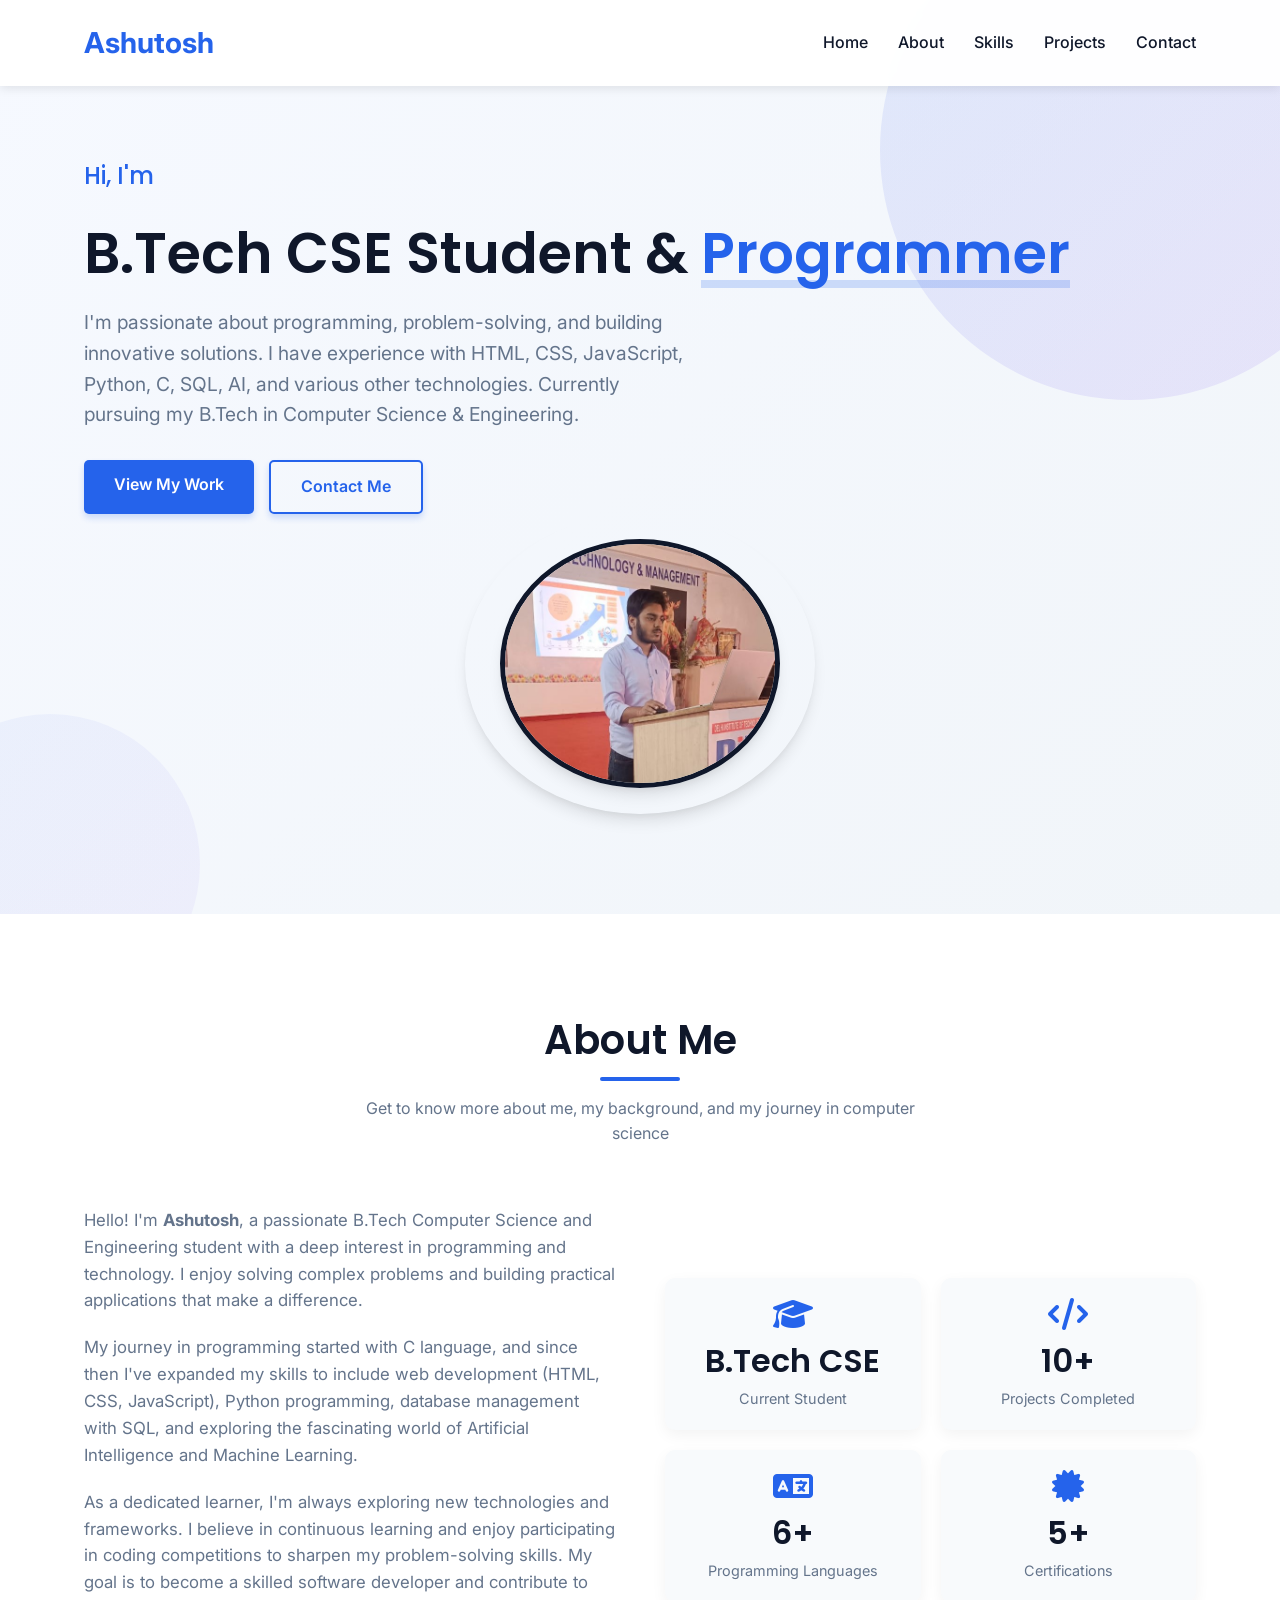
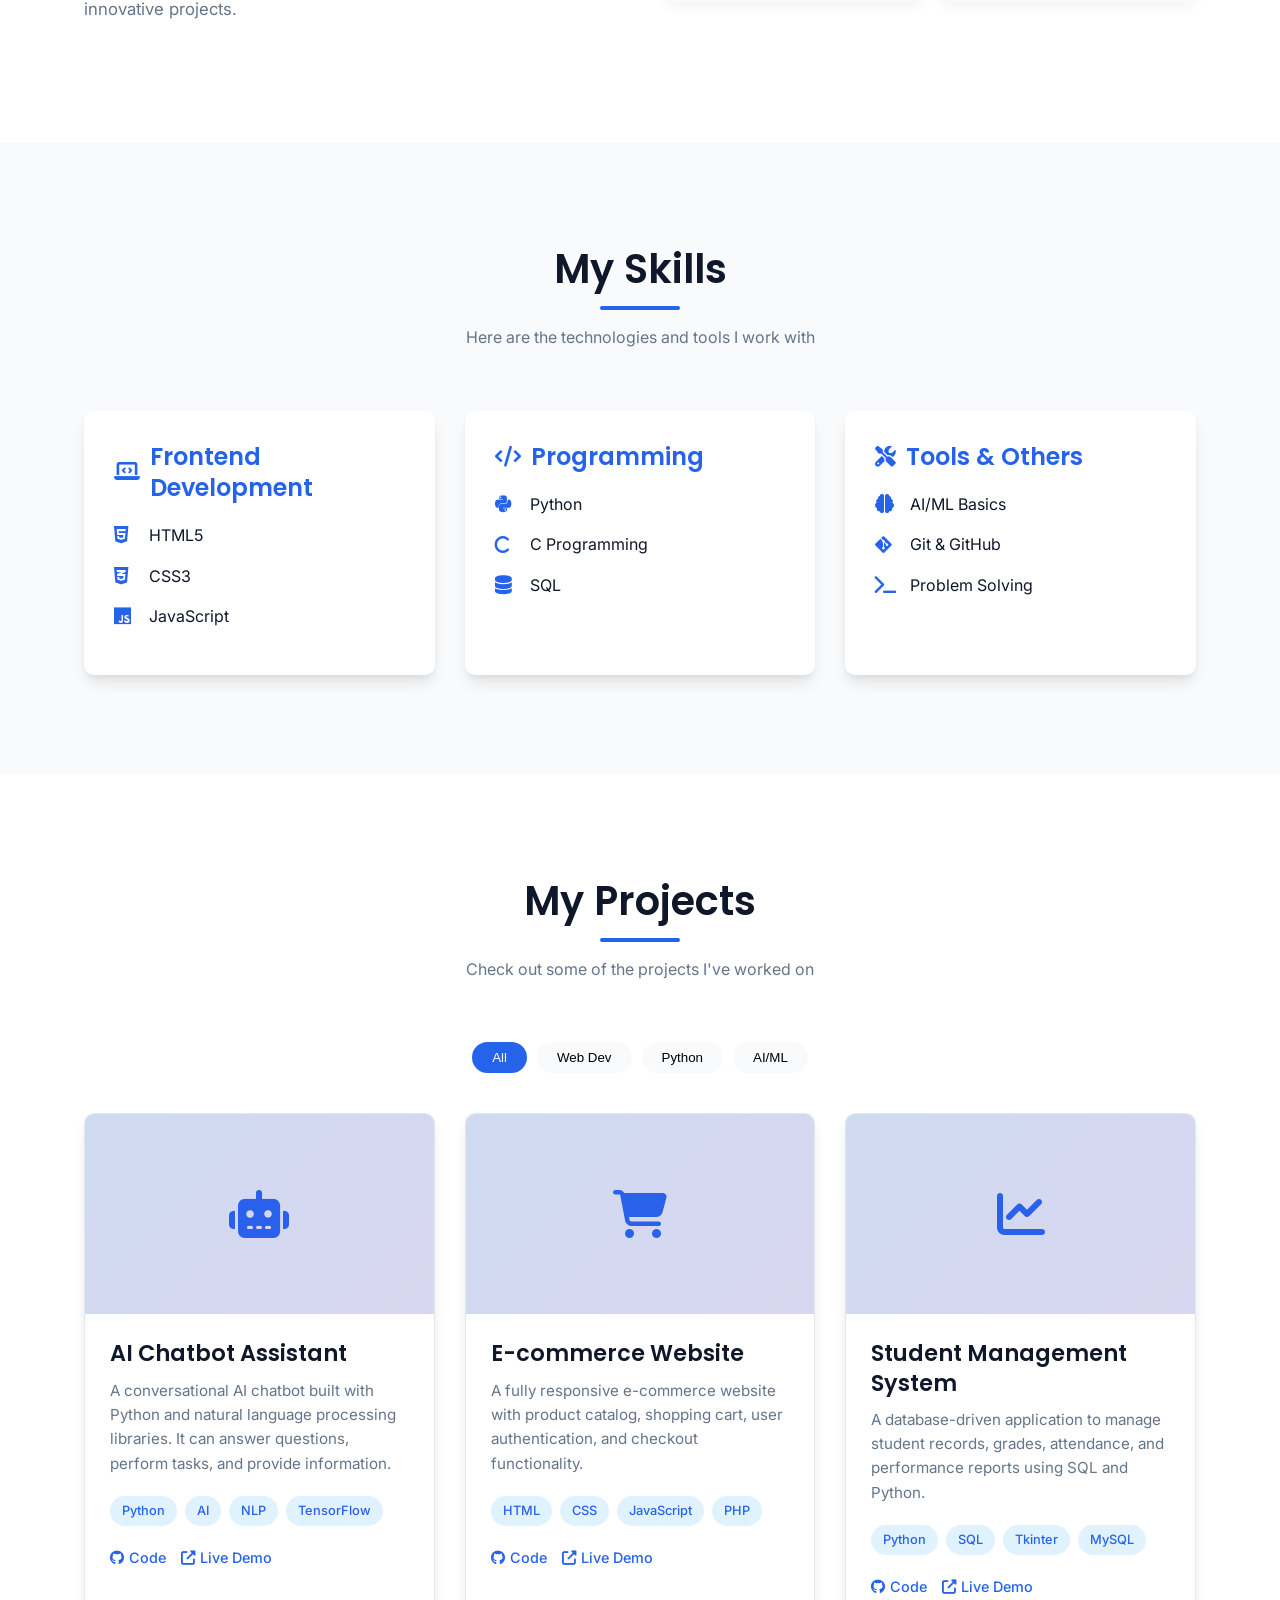
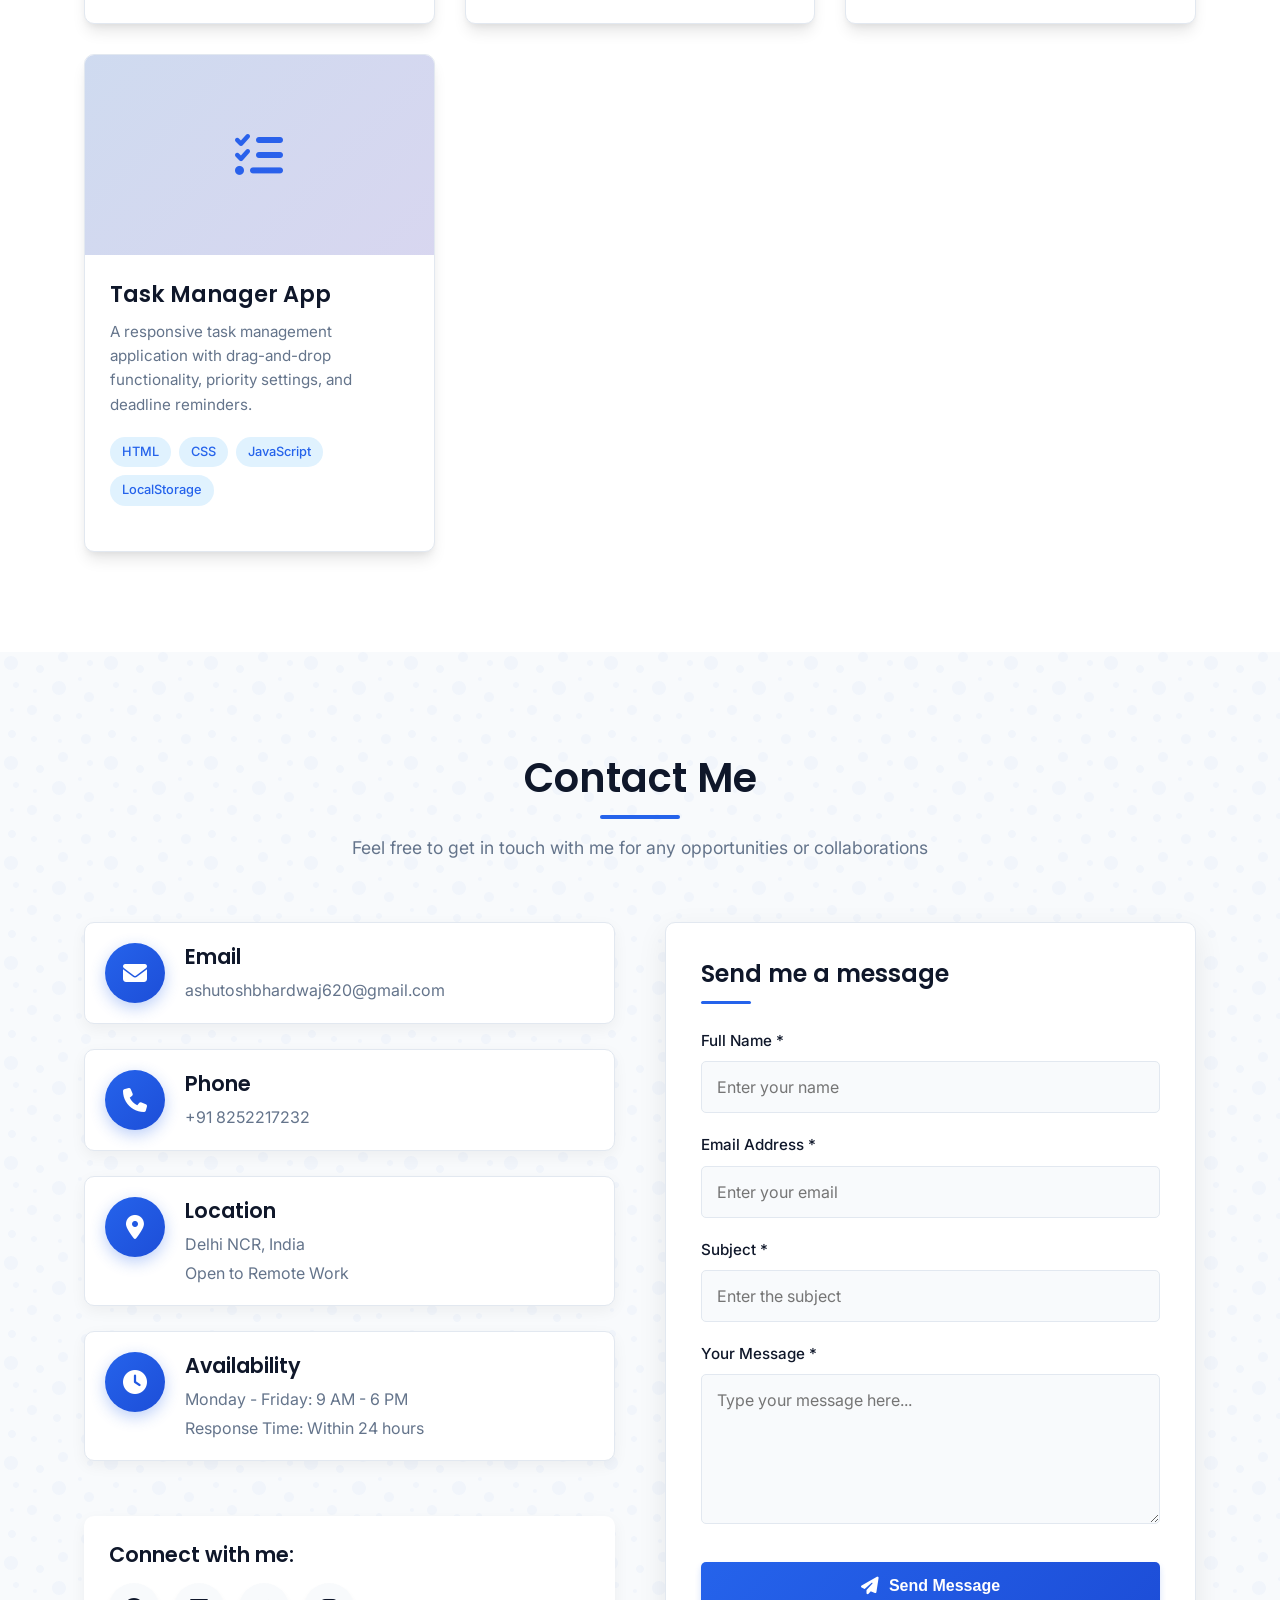
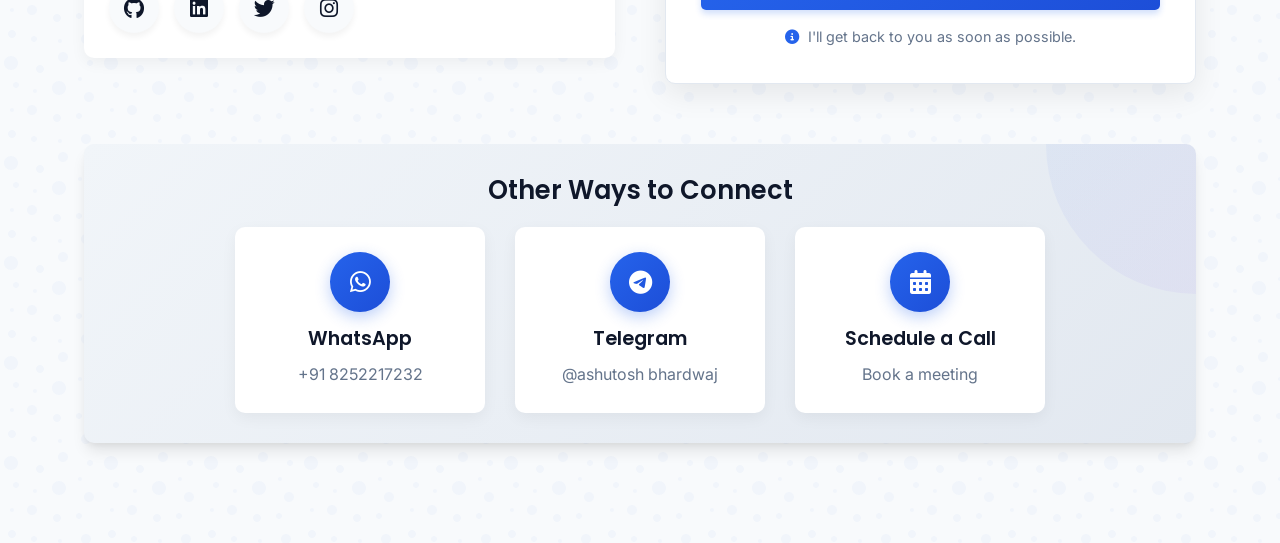
<file: index.html>
<!DOCTYPE html>
<html lang="en">
<head>
    <meta charset="UTF-8">
    <meta name="viewport" content="width=device-width, initial-scale=1.0">
    <title>Ashutosh | B.Tech CSE Student & Programmer</title>
    <link rel="stylesheet" href="https://cdnjs.cloudflare.com/ajax/libs/font-awesome/6.4.0/css/all.min.css">
    <link rel="preconnect" href="https://fonts.googleapis.com">
    <link rel="preconnect" href="https://fonts.gstatic.com" crossorigin>
    <link href="https://fonts.googleapis.com/css2?family=Poppins:wght@300;400;500;600;700&family=Inter:wght@300;400;500;600&display=swap" rel="stylesheet">
    <link rel="stylesheet" href="style.css">
    <link rel="Image" href="ashu-img.jpeg">
    <style>
       
    </style>
</head>
<body>
    <!-- Header & Navigation -->
    <header id="header">
        <div class="container">
            <nav>
                <a href="#home" class="logo">
                 Ashutosh<span></span>
                </a>
                <button class="mobile-menu-btn">
                    <i class="fas fa-bars"></i>
                </button>
                <ul class="nav-links">
                    <li><a href="#home">Home</a></li>
                    <li><a href="#about">About</a></li>
                    <li><a href="#skills">Skills</a></li>
                    <li><a href="#projects">Projects</a></li>
                    <li><a href="#contact">Contact</a></li>
                </ul>
            </nav>
        </div>
    </header>

    <!-- Hero Section -->
    <section id="home" class="hero">
        <div class="container">
            <div class="hero-content">
                <h3 class="typing-text">Hi, I'm <span id="typing"></span></h3>
                <h1>B.Tech CSE Student & <span>Programmer</span></h1>
                <p>I'm passionate about programming, problem-solving, and building innovative solutions. I have experience with HTML, CSS, JavaScript, Python, C, SQL, AI, and various other technologies. Currently pursuing my B.Tech in Computer Science & Engineering.</p>
                <div class="hero-btns">
                    <a href="#projects" class="btn">View My Work</a>
                    <a href="#contact" class="btn btn-outline">Contact Me</a>
                </div>
            </div>
            <div class="hero-image">
                <!-- Profile Image Placeholder -->
                <div style="background: linear-gradient(deg, var(--primary-color), var(--secondary-color)); width: 350px; height: 300px; border-radius: 50%; display: flex; align-items: center; justify-content: center; margin: 0 auto; box-shadow: var(--shadow);">
                    <img src="ashu-img.jpeg" alt="">
                    
                </div>
            </div>
        </div>
    </section>

    <!-- About Section -->
    <section id="about" class="about">
        <div class="container">
            <div class="section-title">
                <h2>About Me</h2>
                <p>Get to know more about me, my background, and my journey in computer science</p>
            </div>
            <div class="about-content">
                <div class="about-text">
                    <p>Hello! I'm <strong>Ashutosh</strong>, a passionate B.Tech Computer Science and Engineering student with a deep interest in programming and technology. I enjoy solving complex problems and building practical applications that make a difference.</p>
                    <p>My journey in programming started with C language, and since then I've expanded my skills to include web development (HTML, CSS, JavaScript), Python programming, database management with SQL, and exploring the fascinating world of Artificial Intelligence and Machine Learning.</p>
                    <p>As a dedicated learner, I'm always exploring new technologies and frameworks. I believe in continuous learning and enjoy participating in coding competitions to sharpen my problem-solving skills. My goal is to become a skilled software developer and contribute to innovative projects.</p>
                </div>
                <div class="about-stats">
                    <div class="stat-item">
                        <i class="fas fa-graduation-cap"></i>
                        <h3>B.Tech CSE</h3>
                        <p>Current Student</p>
                    </div>
                    <div class="stat-item">
                        <i class="fas fa-code"></i>
                        <h3>10+</h3>
                        <p>Projects Completed</p>
                    </div>
                    <div class="stat-item">
                        <i class="fas fa-language"></i>
                        <h3>6+</h3>
                        <p>Programming Languages</p>
                    </div>
                    <div class="stat-item">
                        <i class="fas fa-certificate"></i>
                        <h3>5+</h3>
                        <p>Certifications</p>
                    </div>
                </div>
            </div>
        </div>
    </section>

    <!-- Skills Section -->
    <section id="skills" class="skills">
        <div class="container">
            <div class="section-title">
                <h2>My Skills</h2>
                <p>Here are the technologies and tools I work with</p>
            </div>
            <div class="skills-container">
                <div class="skill-category">
                    <h3><i class="fas fa-laptop-code"></i> Frontend Development</h3>
                    <ul class="skill-list">
                        <li>
                            <div class="skill-name">
                                <i class="fab fa-html5"></i>
                                <span>HTML5</span>
                            </div>
                            <div class="skill-bar">
                                <div class="skill-level html-level"></div>
                            </div>
                        </li>
                        <li>
                            <div class="skill-name">
                                <i class="fab fa-css3-alt"></i>
                                <span>CSS3</span>
                            </div>
                            <div class="skill-bar">
                                <div class="skill-level css-level"></div>
                            </div>
                        </li>
                        <li>
                            <div class="skill-name">
                                <i class="fab fa-js"></i>
                                <span>JavaScript</span>
                            </div>
                            <div class="skill-bar">
                                <div class="skill-level js-level"></div>
                            </div>
                        </li>
                    </ul>
                </div>
                <div class="skill-category">
                    <h3><i class="fas fa-code"></i> Programming</h3>
                    <ul class="skill-list">
                        <li>
                            <div class="skill-name">
                                <i class="fab fa-python"></i>
                                <span>Python</span>
                            </div>
                            <div class="skill-bar">
                                <div class="skill-level python-level"></div>
                            </div>
                        </li>
                        <li>
                            <div class="skill-name">
                                <i class="fas fa-c"></i>
                                <span>C Programming</span>
                            </div>
                            <div class="skill-bar">
                                <div class="skill-level c-level"></div>
                            </div>
                        </li>
                        <li>
                            <div class="skill-name">
                                <i class="fas fa-database"></i>
                                <span>SQL</span>
                            </div>
                            <div class="skill-bar">
                                <div class="skill-level sql-level"></div>
                            </div>
                        </li>
                    </ul>
                </div>
                <div class="skill-category">
                    <h3><i class="fas fa-tools"></i> Tools & Others</h3>
                    <ul class="skill-list">
                        <li>
                            <div class="skill-name">
                                <i class="fas fa-brain"></i>
                                <span>AI/ML Basics</span>
                            </div>
                            <div class="skill-bar">
                                <div class="skill-level ai-level"></div>
                            </div>
                        </li>
                        <li>
                            <div class="skill-name">
                                <i class="fab fa-git-alt"></i>
                                <span>Git & GitHub</span>
                            </div>
                            <div class="skill-bar">
                                <div class="skill-level git-level"></div>
                            </div>
                        </li>
                        <li>
                            <div class="skill-name">
                                <i class="fas fa-terminal"></i>
                                <span>Problem Solving</span>
                            </div>
                            <div class="skill-bar">
                                <div class="skill-level" style="width: 85%"></div>
                            </div>
                        </li>
                    </ul>
                </div>
            </div>
        </div>
    </section>

    <!-- Projects Section -->
    <section id="projects" class="projects">
        <div class="container">
            <div class="section-title">
                <h2>My Projects</h2>
                <p>Check out some of the projects I've worked on</p>
            </div>
            <div class="projects-filter">
                <button class="filter-btn active" data-filter="all">All</button>
                <button class="filter-btn" data-filter="web">Web Dev</button>
                <button class="filter-btn" data-filter="python">Python</button>
                <button class="filter-btn" data-filter="ai">AI/ML</button>
            </div>
            <div class="projects-grid">
                <div class="project-card" data-category="ai">
                    <div class="project-image">
                        <i class="fas fa-robot"></i>
                    </div>
                    <div class="project-info">
                        <h3>AI Chatbot Assistant</h3>
                        <p>A conversational AI chatbot built with Python and natural language processing libraries. It can answer questions, perform tasks, and provide information.</p>
                        <div class="project-tags">
                            <span>Python</span>
                            <span>AI</span>
                            <span>NLP</span>
                            <span>TensorFlow</span>
                        </div>
                        <div class="project-links">
                            <a href="#"><i class="fab fa-github"></i> Code</a>
                            <a href="#"><i class="fas fa-external-link-alt"></i> Live Demo</a>
                        </div>
                    </div>
                </div>
                <div class="project-card" data-category="web">
                    <div class="project-image">
                        <i class="fas fa-shopping-cart"></i>
                    </div>
                    <div class="project-info">
                        <h3>E-commerce Website</h3>
                        <p>A fully responsive e-commerce website with product catalog, shopping cart, user authentication, and checkout functionality.</p>
                        <div class="project-tags">
                            <span>HTML</span>
                            <span>CSS</span>
                            <span>JavaScript</span>
                            <span>PHP</span>
                        </div>
                        <div class="project-links">
                            <a href="#"><i class="fab fa-github"></i> Code</a>
                            <a href="#"><i class="fas fa-external-link-alt"></i> Live Demo</a>
                        </div>
                    </div>
                </div>
                <div class="project-card" data-category="python">
                    <div class="project-image">
                        <i class="fas fa-chart-line"></i>
                    </div>
                    <div class="project-info">
                        <h3>Student Management System</h3>
                        <p>A database-driven application to manage student records, grades, attendance, and performance reports using SQL and Python.</p>
                        <div class="project-tags">
                            <span>Python</span>
                            <span>SQL</span>
                            <span>Tkinter</span>
                            <span>MySQL</span>
                        </div>
                        <div class="project-links">
                            <a href="#"><i class="fab fa-github"></i> Code</a>
                            <a href="#"><i class="fas fa-external-link-alt"></i> Live Demo</a>
                        </div>
                    </div>
                </div>
                <div class="project-card" data-category="web">
                    <div class="project-image">
                        <i class="fas fa-tasks"></i>
                    </div>
                    <div class="project-info">
                        <h3>Task Manager App</h3>
                        <p>A responsive task management application with drag-and-drop functionality, priority settings, and deadline reminders.</p>
                        <div class="project-tags">
                            <span>HTML</span>
                            <span>CSS</span>
                            <span>JavaScript</span>
                            <span>LocalStorage</span></section>
                            <!-- ===== CONTACT SECTION ===== -->
<section id="contact" class="contact">
    <div class="container">
        <div class="section-title">
            <h2>Contact Me</h2>
            <p>Feel free to get in touch with me for any opportunities or collaborations</p>
        </div>
        
        <div class="contact-container">
            <!-- Contact Information -->
            <div class="contact-info">
                <div class="contact-item">
                    <div class="contact-icon">
                        <i class="fas fa-envelope"></i>
                    </div>
                    <div class="contact-details">
                        <h3>Email</h3>
                        <p>ashutoshbhardwaj620@gmail.com</p>
                    </div>
                </div>
                
                <div class="contact-item">
                    <div class="contact-icon">
                        <i class="fas fa-phone"></i>
                    </div>
                    <div class="contact-details">
                        <h3>Phone</h3>
                        <p>+91 8252217232</p>
                    </div>
                </div>
                
                <div class="contact-item">
                    <div class="contact-icon">
                        <i class="fas fa-map-marker-alt"></i>
                    </div>
                    <div class="contact-details">
                        <h3>Location</h3>
                        <p>Delhi NCR, India</p>
                        <p>Open to Remote Work</p>
                    </div>
                </div>
                
                <div class="contact-item">
                    <div class="contact-icon">
                        <i class="fas fa-clock"></i>
                    </div>
                    <div class="contact-details">
                        <h3>Availability</h3>
                        <p>Monday - Friday: 9 AM - 6 PM</p>
                        <p>Response Time: Within 24 hours</p>
                    </div>
                </div>
                
                <!-- Social Media Links -->
                <div class="social-contact">
                    <h3 style="margin-bottom: 15px; color: var(--dark-color);">Connect with me:</h3>
                    <div class="social-links">
                        <a href="https://github.com/ashutosh11-lgtm/ashchat" target="_blank" title="GitHub">
                            <i class="fab fa-github"></i>
                        </a>
                        <a href="https://www.linkedin.com/in/ãshûtøsh-bhãrdwãj-863779301?utm_source=share_via&utm_content=profile&utm_medium=member_android" target="_blank" title="LinkedIn">
                            <i class="fab fa-linkedin"></i>
                        </a>
                        <a href="https://x.com/bhardwaj620" target="_blank" title="Twitter">
                            <i class="fab fa-twitter"></i>
                        </a>
                        <a href="https://www.instagram.com/ll__ashu_.ll?igsh=MWxlZjRtaHY3a2R3ZQ==" target="_blank" title="Instagram">
                            <i class="fab fa-instagram"></i>
                        </a>
                        
                    </div>
                </div>
            </div>
            
            <!-- Contact Form -->
            <div class="contact-form">
                <h3 style="margin-bottom: 25px; color: var(--dark-color);">Send me a message</h3>
                <form id="contactForm">
                    <div class="form-group">
                        <label for="name">Full Name *</label>
                        <input type="text" id="name" name="name" placeholder="Enter your name" required>
                    </div>
                    
                    <div class="form-group">
                        <label for="email">Email Address *</label>
                        <input type="email" id="email" name="email" placeholder="Enter your email" required>
                    </div>
                    
                    <div class="form-group">
                        <label for="subject">Subject *</label>
                        <input type="text" id="subject" name="subject" placeholder="Enter the subject" required>
                    </div>
                    
                    <div class="form-group">
                        <label for="message">Your Message *</label>
                        <textarea id="message" name="message" placeholder="Type your message here..." required></textarea>
                    </div>
                    
                    <button type="submit" class="btn" style="width: 100%;">
                        <i class="fas fa-paper-plane"></i> Send Message
                    </button>
                    
                    <p style="margin-top: 15px; color: var(--gray-color); font-size: 0.9rem;">
                        <i class="fas fa-info-circle"></i> I'll get back to you as soon as possible.
                    </p>
                </form>
            </div>
        </div>
        
        <!-- Additional Contact Info -->
        <div class="additional-contact" style="margin-top: 60px; padding: 30px; background-color: white; border-radius: 10px; box-shadow: var(--shadow);">
            <div style="text-align: center;">
                <h3 style="color: var(--dark-color); margin-bottom: 20px;">Other Ways to Connect</h3>
                <div style="display: flex; justify-content: center; flex-wrap: wrap; gap: 30px;">
                    <div style="text-align: center;">
                        <div style="width: 60px; height: 60px; background-color: var(--primary-color); color: white; border-radius: 50%; display: flex; align-items: center; justify-content: center; font-size: 1.5rem; margin: 0 auto 15px;">
                            <i class="fab fa-whatsapp"></i>
                        </div>
                        <h4>WhatsApp</h4>
                        <p style="color: var(--gray-color);">+91 8252217232</p>
                    </div>
                    
                    <div style="text-align: center;">
                        <div style="width: 60px; height: 60px; background-color: var(--primary-color); color: white; border-radius: 50%; display: flex; align-items: center; justify-content: center; font-size: 1.5rem; margin: 0 auto 15px;">
                            <i class="fab fa-telegram"></i>
                        </div>
                        <h4>Telegram</h4>
                        <p style="color: var(--gray-color);">@ashutosh bhardwaj</p>
                    </div>
                    
                    <div style="text-align: center;">
                        <div style="width: 60px; height: 60px; background-color: var(--primary-color); color: white; border-radius: 50%; display: flex; align-items: center; justify-content: center; font-size: 1.5rem; margin: 0 auto 15px;">
                            <i class="fas fa-calendar-alt"></i>
                        </div>
                        <h4>Schedule a Call</h4>
                        <p style="color: var(--gray-color);">Book a meeting</p>
                    </div>
                </div>
            </div>
        </div>
    </div>
</section>
</file>
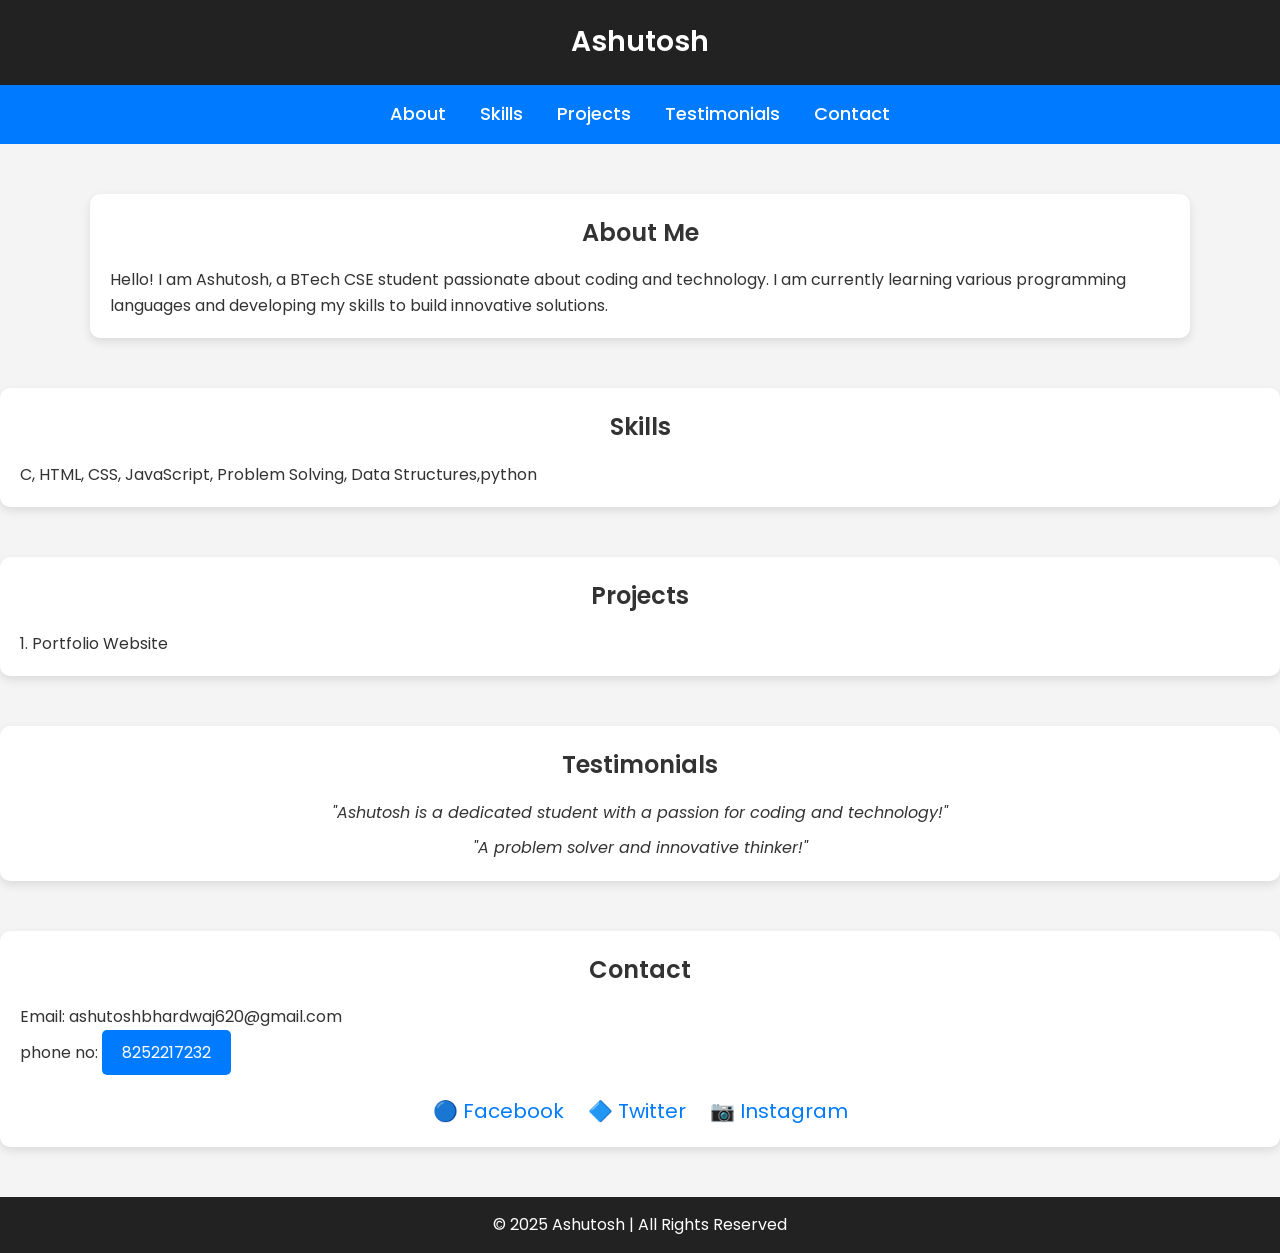
<file: me.html>
<!DOCTYPE html>
<html lang="en">
<head>
    <meta charset="UTF-8">
    <meta name="viewport" content="width=device-width, initial-scale=1.0">
    <title>Ashutosh | Portfolio</title>
    <link rel="preconnect" href="https://fonts.googleapis.com">
    <link href="https://fonts.googleapis.com/css2?family=Poppins:wght@300;400;600&display=swap" rel="stylesheet">
    <style>
        * {
            margin: 0;
            padding: 0;
            box-sizing: border-box;
            font-family: 'Poppins', sans-serif;
        }
        body {
            background-color: #f4f4f4;
            color: #333;
            line-height: 1.6;
        }
        header {
            background-color: #222;
            color: white;
            padding: 20px;
            text-align: center;
            font-size: 28px;
            font-weight: 600;
        }
        nav {
            background: #007BFF;
            padding: 15px;
            text-align: center;
        }
        nav a {
            color: white;
            text-decoration: none;
            margin: 0 15px;
            font-size: 18px;
            font-weight: 500;
        }
        .container {
            max-width: 1100px;
            margin: 50px auto;
            padding: 20px;
            background: white;
            border-radius: 10px;
            box-shadow: 0 4px 10px rgba(0, 0, 0, 0.1);
        }
        .section-title {
            font-size: 24px;
            font-weight: 600;
            text-align: center;
            margin-bottom: 15px;
        }
        .about, .skills, .projects, .contact, .testimonials {
            margin: 50px auto;
            padding: 20px;
            background: white;
            border-radius: 10px;
            box-shadow: 0 4px 10px rgba(0, 0, 0, 0.1);
        }
        .btn {
            display: inline-block;
            padding: 10px 20px;
            background: #007BFF;
            color: white;
            text-decoration: none;
            border-radius: 5px;
            transition: background 0.3s;
            text-align: center;
        }
        .btn:hover {
            background: #0056b3;
        }
        .testimonials p {
            font-style: italic;
            text-align: center;
            margin-top: 10px;
        }
        .social-icons {
            text-align: center;
            margin-top: 20px;
        }
        .social-icons a {
            margin: 0 10px;
            font-size: 20px;
            color: #007BFF;
            text-decoration: none;
        }
        footer {
            background: #222;
            color: white;
            text-align: center;
            padding: 15px;
            margin-top: 20px;
        }
    </style>
</head>
<body>
    <header>
        Ashutosh
    </header>
    <nav>
        <a href="#about">About</a>
        <a href="#skills">Skills</a>
        <a href="#projects">Projects</a>
        <a href="#testimonials">Testimonials</a>
        <a href="#contact">Contact</a>
    </nav>
    
    <div class="container" id="about">
        <h2 class="section-title">About Me</h2>
        <p>Hello! I am Ashutosh, a BTech CSE student passionate about coding and technology. I am currently learning various programming languages and developing my skills to build innovative solutions.</p>
    </div>
    
    <div class="skills" id="skills">
        <h2 class="section-title">Skills</h2>
        <p>C, HTML, CSS, JavaScript, Problem Solving, Data Structures,python</p>
    </div>
    
    <div class="projects" id="projects">
        <h2 class="section-title">Projects</h2>
        <p>1. Portfolio Website<br>
    </div>
    
    <div class="testimonials" id="testimonials">
        <h2 class="section-title">Testimonials</h2>
        <p>"Ashutosh is a dedicated student with a passion for coding and technology!"</p>
        <p>"A problem solver and innovative thinker!"</p>
    </div>
    
    <div class="contact" id="contact">
        <h2 class="section-title">Contact</h2>
        <p>Email: ashutoshbhardwaj620@gmail.com</p>
        <p>phone no: <a href="#" class="btn">8252217232</a></p>
        <div class="social-icons">
            <a href="#">🔵 Facebook</a>
            <a href="#">🔷 Twitter</a>
            <a href="#">📷 Instagram</a>
        </div>
    </div>
    
    <footer>
        &copy; 2025 Ashutosh | All Rights Reserved
    </footer>
</body>
</html>
</file>
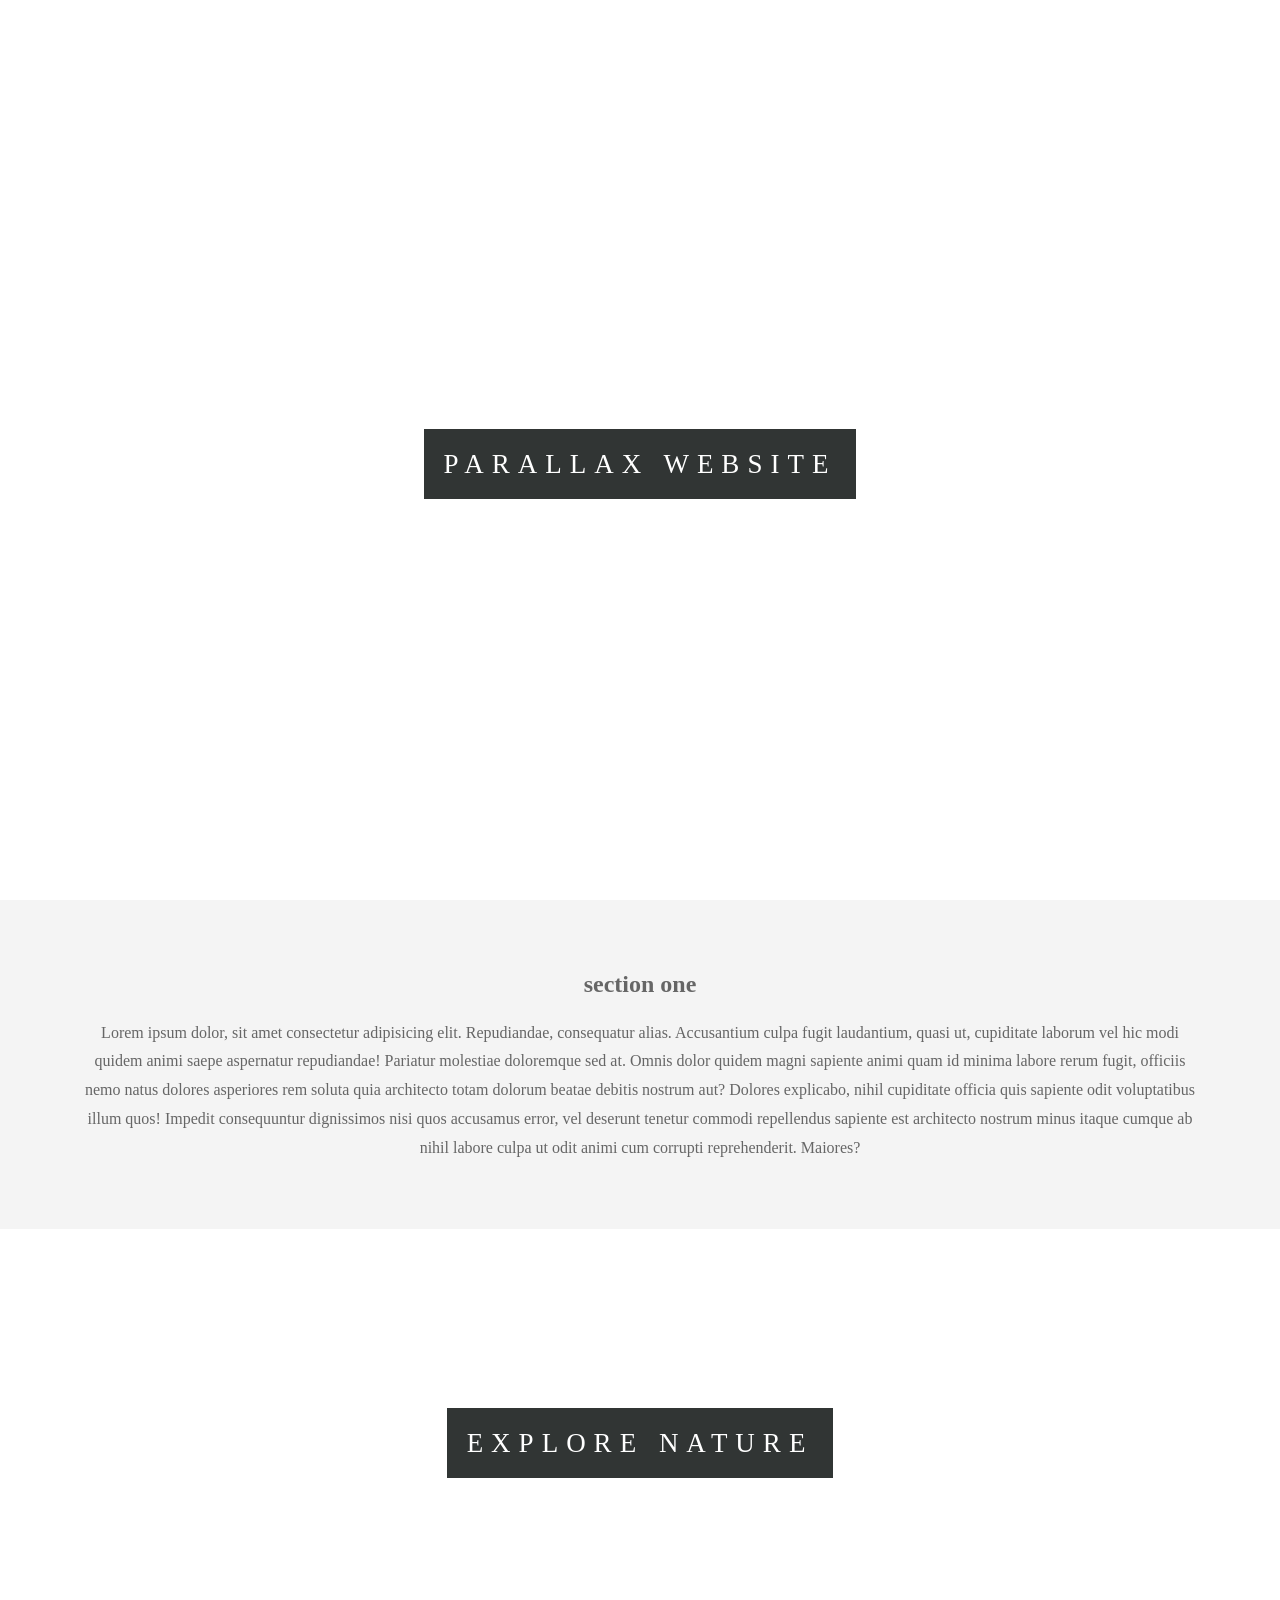
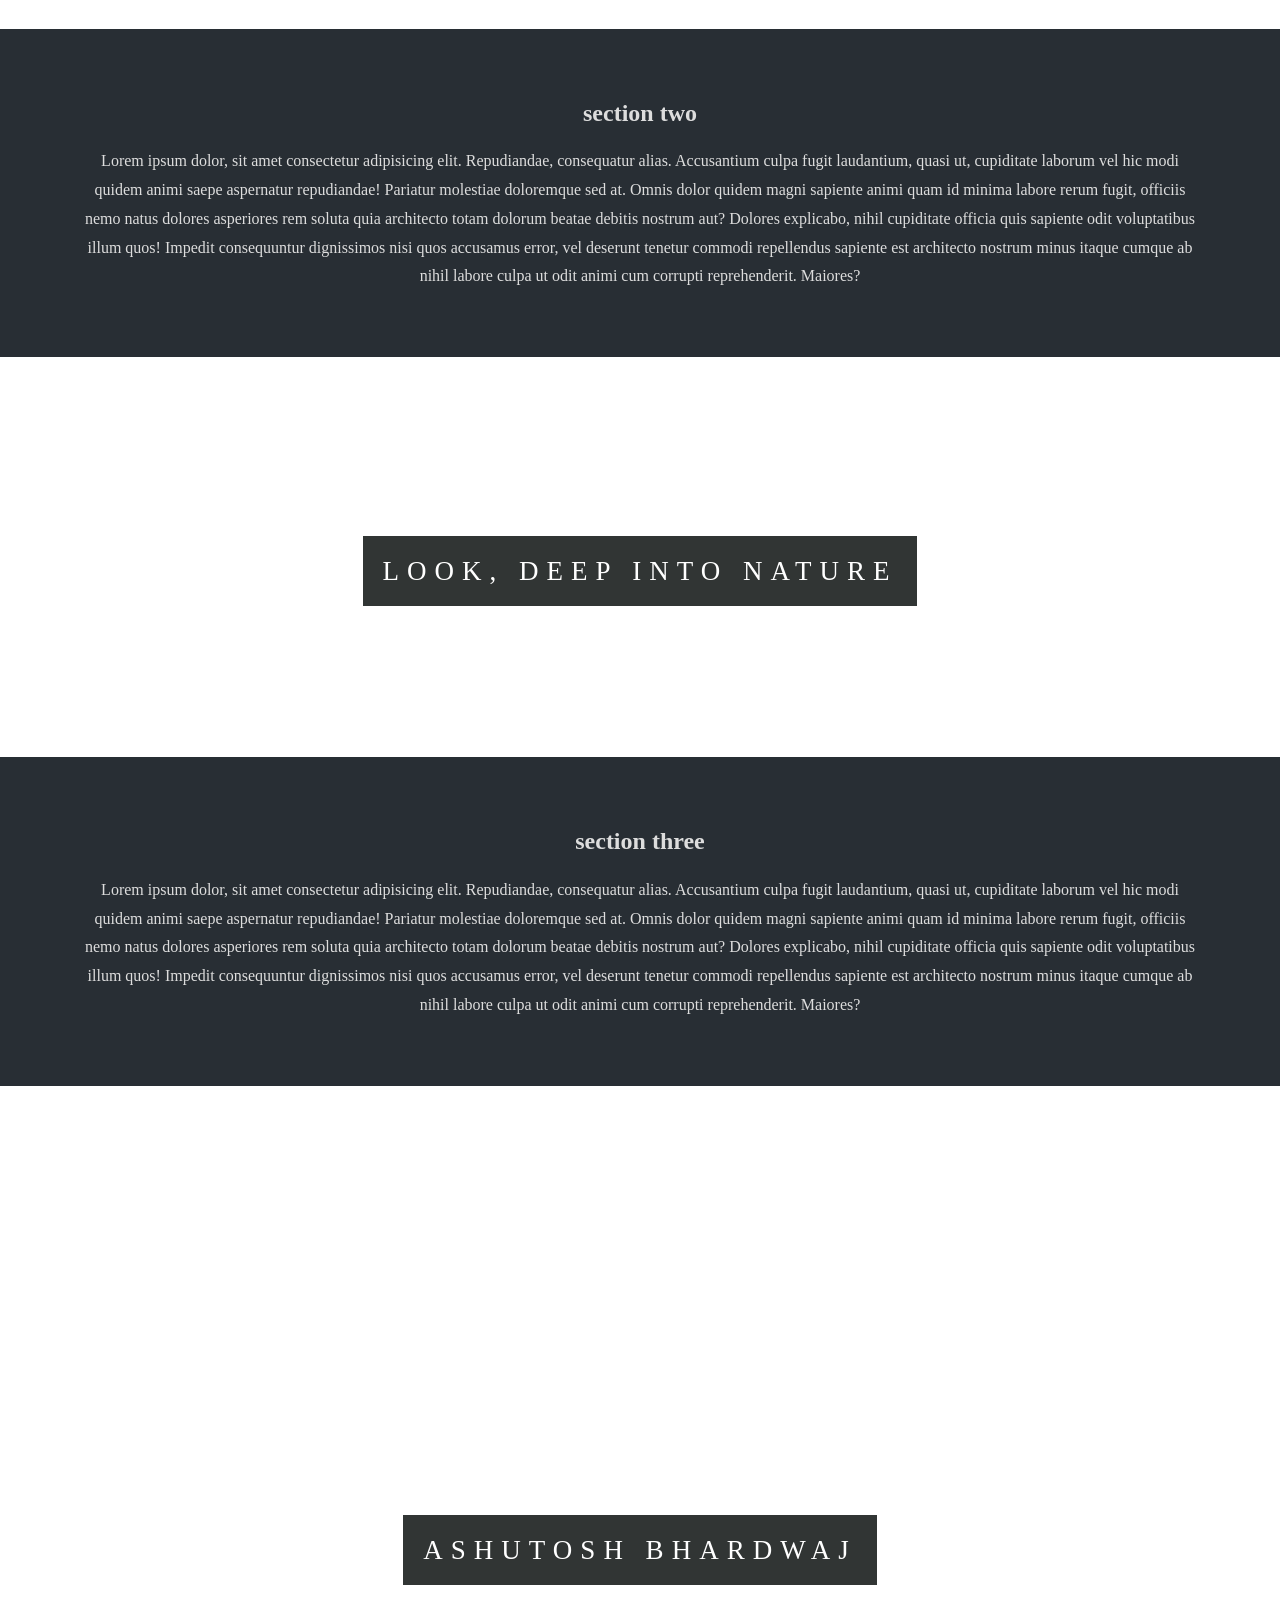
<file: paralexweb.html>
<!DOCTYPE html>
<html lang="en">
<head>
    <meta charset="UTF-8">
    <meta name="viewport" content="width=device-width, initial-scale=1.0">
    <title>parallax website</title>
    <link rel="stylesheet" href="paralex.css">
</head>
<body>
    <section class="pimg1">
        <div class="ptext">
            <span class="textbg">parallax website</span>
        </div>
    </section>
    <section class="section section-light">
        <h2>section one</h2>
        <p>Lorem ipsum dolor, sit amet consectetur adipisicing elit. Repudiandae, consequatur alias. Accusantium culpa fugit laudantium, quasi ut, cupiditate laborum vel hic modi quidem animi saepe aspernatur repudiandae! Pariatur molestiae doloremque sed at. Omnis dolor quidem magni sapiente animi quam id minima labore rerum fugit, officiis nemo natus dolores asperiores rem soluta quia architecto totam dolorum beatae debitis nostrum aut? Dolores explicabo, nihil cupiditate officia quis sapiente odit voluptatibus illum quos! Impedit consequuntur dignissimos nisi quos accusamus error, vel deserunt tenetur commodi repellendus sapiente est architecto nostrum minus itaque cumque ab nihil labore culpa ut odit animi cum corrupti reprehenderit. Maiores?</p>
    </section>
    <section class="pimg2">
        <div class="ptext">
            <span class="textbg">Explore nature</span>
        </div>
    </section>
    <section class="section section-dark">
        <h2>section two</h2>
        <p>Lorem ipsum dolor, sit amet consectetur adipisicing elit. Repudiandae, consequatur alias. Accusantium culpa fugit laudantium, quasi ut, cupiditate laborum vel hic modi quidem animi saepe aspernatur repudiandae! Pariatur molestiae doloremque sed at. Omnis dolor quidem magni sapiente animi quam id minima labore rerum fugit, officiis nemo natus dolores asperiores rem soluta quia architecto totam dolorum beatae debitis nostrum aut? Dolores explicabo, nihil cupiditate officia quis sapiente odit voluptatibus illum quos! Impedit consequuntur dignissimos nisi quos accusamus error, vel deserunt tenetur commodi repellendus sapiente est architecto nostrum minus itaque cumque ab nihil labore culpa ut odit animi cum corrupti reprehenderit. Maiores?</p>
    </section>
    <section class="pimg3">
        <div class="ptext">
            <span class="textbg">LOOK, DEEP INTO NATURE</span>
        </div>
    </section>
    <section class="section section-dark">
        <h2>section three</h2>
        <p>Lorem ipsum dolor, sit amet consectetur adipisicing elit. Repudiandae, consequatur alias. Accusantium culpa fugit laudantium, quasi ut, cupiditate laborum vel hic modi quidem animi saepe aspernatur repudiandae! Pariatur molestiae doloremque sed at. Omnis dolor quidem magni sapiente animi quam id minima labore rerum fugit, officiis nemo natus dolores asperiores rem soluta quia architecto totam dolorum beatae debitis nostrum aut? Dolores explicabo, nihil cupiditate officia quis sapiente odit voluptatibus illum quos! Impedit consequuntur dignissimos nisi quos accusamus error, vel deserunt tenetur commodi repellendus sapiente est architecto nostrum minus itaque cumque ab nihil labore culpa ut odit animi cum corrupti reprehenderit. Maiores?</p>
    </section>
    <section class="pimg1">
        <div class="ptext">
            <span class="textbg">ASHUTOSH BHARDWAJ</span>
        </div>
    </section>
</body>
</html>
</file>
<file: style.css>
/* ===== CSS RESET & VARIABLES ===== */
        * {
            margin: 0;
            padding: 0;
            box-sizing: border-box;
        }

        :root {
            --primary-color: #2563eb;
            --primary-dark: #1d4ed8;
            --secondary-color: #7c3aed;
            --dark-color: #0f172a;
            --dark-light: #1e293b;
            --light-color: #f8fafc;
            --gray-color: #64748b;
            --gray-light: #e2e8f0;
            --success-color: #10b981;
            --accent-color: #3b82f6;
            --shadow: 0 10px 15px -3px rgba(0, 0, 0, 0.1), 0 4px 6px -2px rgba(0, 0, 0, 0.05);
            --transition: all 0.3s ease;
        }

        html {
            scroll-behavior: smooth;
        }

        body {
            font-family: 'Inter', sans-serif;
            background-color: var(--light-color);
            color: var(--dark-color);
            line-height: 1.6;
            overflow-x: hidden;
        }

        h1, h2, h3, h4 {
            font-family: 'Poppins', sans-serif;
            font-weight: 600;
            line-height: 1.3;
        }

        .container {
            width: 90%;
            max-width: 1200px;
            margin: 0 auto;
            padding: 0 20px;
        }

        section {
            padding: 100px 0;
        }

        .section-title {
            text-align: center;
            margin-bottom: 60px;
        }

        .section-title h2 {
            font-size: 2.5rem;
            color: var(--dark-color);
            position: relative;
            display: inline-block;
            padding-bottom: 15px;
        }

        .section-title h2::after {
            content: '';
            position: absolute;
            bottom: 0;
            left: 50%;
            transform: translateX(-50%);
            width: 80px;
            height: 4px;
            background-color: var(--primary-color);
            border-radius: 2px;
        }

        .section-title p {
            color: var(--gray-color);
            max-width: 600px;
            margin: 15px auto 0;
        }

        .btn {
            display: inline-block;
            background-color: var(--primary-color);
            color: white;
            padding: 12px 30px;
            border-radius: 5px;
            text-decoration: none;
            font-weight: 600;
            transition: var(--transition);
            border: none;
            cursor: pointer;
            font-size: 1rem;
            box-shadow: 0 4px 6px rgba(37, 99, 235, 0.2);
        }

        .btn:hover {
            background-color: var(--primary-dark);
            transform: translateY(-3px);
            box-shadow: 0 6px 12px rgba(37, 99, 235, 0.3);
        }

        .btn-outline {
            background-color: transparent;
            border: 2px solid var(--primary-color);
            color: var(--primary-color);
        }

        .btn-outline:hover {
            background-color: var(--primary-color);
            color: white;
        }

        /* ===== HEADER & NAVIGATION ===== */
        header {
            position: fixed;
            top: 0;
            left: 0;
            width: 100%;
            background-color: rgba(255, 255, 255, 0.95);
            backdrop-filter: blur(10px);
            box-shadow: 0 2px 10px rgba(0, 0, 0, 0.1);
            z-index: 1000;
            transition: var(--transition);
        }

        header.scrolled {
            padding: 5px 0;
            box-shadow: 0 5px 20px rgba(0, 0, 0, 0.1);
        }

        nav {
            display: flex;
            justify-content: space-between;
            align-items: center;
            padding: 20px 0;
            transition: var(--transition);
        }

        header.scrolled nav {
            padding: 10px 0;
        }

        .logo {
            font-size: 1.8rem;
            font-weight: 700;
            color: var(--primary-color);
            text-decoration: none;
            display: flex;
            align-items: center;
            gap: 10px;
        }

        .logo span {
            color: var(--secondary-color);
        }

        .logo-icon {
            color: var(--primary-color);
            font-size: 1.8rem;
        }

        .nav-links {
            display: flex;
            list-style: none;
        }

        .nav-links li {
            margin-left: 30px;
            position: relative;
        }

        .nav-links a {
            text-decoration: none;
            color: var(--dark-color);
            font-weight: 500;
            transition: var(--transition);
            font-size: 1rem;
        }

        .nav-links a:hover {
            color: var(--primary-color);
        }

        .nav-links a::after {
            content: '';
            position: absolute;
            bottom: -5px;
            left: 0;
            width: 0;
            height: 2px;
            background-color: var(--primary-color);
            transition: var(--transition);
        }

        .nav-links a:hover::after {
            width: 100%;
        }

        .mobile-menu-btn {
            display: none;
            font-size: 1.5rem;
            background: none;
            border: none;
            cursor: pointer;
            color: var(--dark-color);
            z-index: 1001;
        }

        /* ===== HERO SECTION ===== */
        .hero {
            padding: 160px 0 100px;
            display: flex;
            align-items: center;
            min-height: 100vh;
            background: linear-gradient(135deg, #f6f9ff 0%, #f1f5f9 100%);
            position: relative;
            overflow: hidden;
        }

        .hero::before {
            content: '';
            position: absolute;
            width: 500px;
            height: 500px;
            border-radius: 50%;
            background: linear-gradient(135deg, rgba(37, 99, 235, 0.1) 0%, rgba(124, 58, 237, 0.1) 100%);
            top: -100px;
            right: -100px;
            z-index: 0;
        }

        .hero::after {
            content: '';
            position: absolute;
            width: 300px;
            height: 300px;
            border-radius: 50%;
            background: linear-gradient(135deg, rgba(37, 99, 235, 0.05) 0%, rgba(124, 58, 237, 0.05) 100%);
            bottom: -100px;
            left: -100px;
            z-index: 0;
        }

        .hero-content {
            flex: 1;
            position: relative;
            z-index: 1;
        }

        .hero-image {
            flex: 1;
            text-align: center;
            position: relative;
            z-index: 1;
        }

        .hero-image img {
            max-width: 80%;
            border-radius: 20px;
            box-shadow: var(--shadow);
            transition: var(--transition);
        }

        .hero-image img:hover {
            transform: scale(1.02);
        }

        .hero h1 {
            font-size: 3.5rem;
            margin-bottom: 20px;
            line-height: 1.2;
        }

        .hero h1 span {
            color: var(--primary-color);
            position: relative;
        }

        .hero h1 span::after {
            content: '';
            position: absolute;
            bottom: 5px;
            left: 0;
            width: 100%;
            height: 8px;
            background-color: rgba(37, 99, 235, 0.2);
            z-index: -1;
        }

        .hero p {
            font-size: 1.2rem;
            color: var(--gray-color);
            margin-bottom: 30px;
            max-width: 600px;
        }

        .hero-btns {
            display: flex;
            gap: 15px;
            margin-top: 30px;
        }

        .typing-text {
            font-size: 1.5rem;
            font-weight: 500;
            color: var(--primary-color);
            height: 40px;
            margin-bottom: 20px;
        }

        .typing-text span {
            color: var(--secondary-color);
        }

        /* ===== ABOUT SECTION ===== */
        .about {
            background-color: white;
        }

        .about-content {
            display: grid;
            grid-template-columns: repeat(auto-fit, minmax(300px, 1fr));
            gap: 50px;
            align-items: center;
        }

        .about-text p {
            margin-bottom: 20px;
            color: var(--gray-color);
            font-size: 1.05rem;
        }

        .about-stats {
            display: grid;
            grid-template-columns: repeat(2, 1fr);
            gap: 20px;
            margin-top: 30px;
        }

        .stat-item {
            background-color: var(--light-color);
            padding: 20px;
            border-radius: 10px;
            text-align: center;
            box-shadow: 0 5px 15px rgba(0, 0, 0, 0.05);
            transition: var(--transition);
        }

        .stat-item:hover {
            transform: translateY(-5px);
            box-shadow: 0 10px 20px rgba(0, 0, 0, 0.1);
        }

        .stat-item i {
            font-size: 2rem;
            color: var(--primary-color);
            margin-bottom: 10px;
        }

        .stat-item h3 {
            font-size: 2rem;
            color: var(--dark-color);
            margin-bottom: 5px;
        }

        .stat-item p {
            color: var(--gray-color);
            font-size: 0.9rem;
        }

        /* ===== SKILLS SECTION ===== */
        .skills {
            background-color: var(--light-color);
        }

        .skills-container {
            display: grid;
            grid-template-columns: repeat(auto-fit, minmax(300px, 1fr));
            gap: 30px;
        }

        .skill-category {
            background-color: white;
            padding: 30px;
            border-radius: 10px;
            box-shadow: var(--shadow);
            transition: var(--transition);
        }

        .skill-category:hover {
            transform: translateY(-10px);
            box-shadow: 0 15px 30px rgba(0, 0, 0, 0.1);
        }

        .skill-category h3 {
            color: var(--primary-color);
            margin-bottom: 20px;
            font-size: 1.5rem;
            display: flex;
            align-items: center;
            gap: 10px;
        }

        .skill-category h3 i {
            font-size: 1.3rem;
        }

        .skill-list {
            list-style: none;
        }

        .skill-list li {
            margin-bottom: 15px;
            display: flex;
            align-items: center;
            justify-content: space-between;
        }

        .skill-name {
            display: flex;
            align-items: center;
            gap: 10px;
        }

        .skill-name i {
            color: var(--primary-color);
            font-size: 1.2rem;
            width: 25px;
        }

        .skill-bar {
            height: 8px;
            background-color: var(--gray-light);
            border-radius: 4px;
            margin-top: 5px;
            overflow: hidden;
        }

        .skill-level {
            height: 100%;
            background-color: var(--primary-color);
            border-radius: 4px;
        }

        .html-level { width: 90%; }
        .css-level { width: 85%; }
        .js-level { width: 80%; }
        .python-level { width: 85%; }
        .c-level { width: 80%; }
        .sql-level { width: 75%; }
        .ai-level { width: 70%; }
        .git-level { width: 80%; }

        /* ===== PROJECTS SECTION ===== */
        .projects {
            background-color: white;
        }

        .projects-filter {
            display: flex;
            justify-content: center;
            flex-wrap: wrap;
            gap: 10px;
            margin-bottom: 40px;
        }

        .filter-btn {
            padding: 8px 20px;
            background-color: var(--light-color);
            border: none;
            border-radius: 30px;
            cursor: pointer;
            font-weight: 500;
            transition: var(--transition);
        }

        .filter-btn.active, .filter-btn:hover {
            background-color: var(--primary-color);
            color: white;
        }

        .projects-grid {
            display: grid;
            grid-template-columns: repeat(auto-fill, minmax(320px, 1fr));
            gap: 30px;
        }

        .project-card {
            background-color: white;
            border-radius: 10px;
            overflow: hidden;
            box-shadow: var(--shadow);
            transition: var(--transition);
            border: 1px solid var(--gray-light);
        }

        .project-card:hover {
            transform: translateY(-10px);
            box-shadow: 0 15px 30px rgba(0, 0, 0, 0.1);
        }

        .project-image {
            height: 200px;
            background-color: var(--gray-light);
            display: flex;
            align-items: center;
            justify-content: center;
            color: var(--primary-color);
            font-size: 3rem;
            position: relative;
            overflow: hidden;
        }

        .project-image::before {
            content: '';
            position: absolute;
            top: 0;
            left: 0;
            width: 100%;
            height: 100%;
            background: linear-gradient(135deg, rgba(37, 99, 235, 0.1) 0%, rgba(124, 58, 237, 0.1) 100%);
        }

        .project-info {
            padding: 25px;
        }

        .project-info h3 {
            margin-bottom: 10px;
            color: var(--dark-color);
            font-size: 1.4rem;
        }

        .project-info p {
            color: var(--gray-color);
            margin-bottom: 20px;
            font-size: 0.95rem;
        }

        .project-tags {
            display: flex;
            flex-wrap: wrap;
            gap: 8px;
            margin-bottom: 20px;
        }

        .project-tags span {
            background-color: #e0f2fe;
            color: var(--primary-color);
            padding: 5px 12px;
            border-radius: 20px;
            font-size: 0.8rem;
            font-weight: 500;
        }

        .project-links {
            display: flex;
            gap: 15px;
        }

        .project-links a {
            color: var(--primary-color);
            text-decoration: none;
            font-weight: 500;
            font-size: 0.9rem;
            display: flex;
            align-items: center;
            gap: 5px;
            transition: var(--transition);
        }

        .project-links a:hover {
            color: var(--primary-dark);
            gap: 8px;
        }
        /* ===== CONTACT SECTION CSS ===== */
.contact {
    background-color: #f8fafc;
    padding: 100px 0;
    position: relative;
}

.contact::before {
    content: '';
    position: absolute;
    top: 0;
    left: 0;
    width: 100%;
    height: 100%;
    background: url("data:image/svg+xml,%3Csvg width='100' height='100' viewBox='0 0 100 100' xmlns='http://www.w3.org/2000/svg'%3E%3Cpath d='M11 18c3.866 0 7-3.134 7-7s-3.134-7-7-7-7 3.134-7 7 3.134 7 7 7zm48 25c3.866 0 7-3.134 7-7s-3.134-7-7-7-7 3.134-7 7 3.134 7 7 7zm-43-7c1.657 0 3-1.343 3-3s-1.343-3-3-3-3 1.343-3 3 1.343 3 3 3zm63 31c1.657 0 3-1.343 3-3s-1.343-3-3-3-3 1.343-3 3 1.343 3 3 3zM34 90c1.657 0 3-1.343 3-3s-1.343-3-3-3-3 1.343-3 3 1.343 3 3 3zm56-76c1.657 0 3-1.343 3-3s-1.343-3-3-3-3 1.343-3 3 1.343 3 3 3zM12 86c2.21 0 4-1.79 4-4s-1.79-4-4-4-4 1.79-4 4 1.79 4 4 4zm28-65c2.21 0 4-1.79 4-4s-1.79-4-4-4-4 1.79-4 4 1.79 4 4 4zm23-11c2.76 0 5-2.24 5-5s-2.24-5-5-5-5 2.24-5 5 2.24 5 5 5zm-6 60c2.21 0 4-1.79 4-4s-1.79-4-4-4-4 1.79-4 4 1.79 4 4 4zm29 22c2.76 0 5-2.24 5-5s-2.24-5-5-5-5 2.24-5 5 2.24 5 5 5zM32 63c2.76 0 5-2.24 5-5s-2.24-5-5-5-5 2.24-5 5 2.24 5 5 5zm57-13c2.76 0 5-2.24 5-5s-2.24-5-5-5-5 2.24-5 5 2.24 5 5 5zm-9-21c1.105 0 2-.895 2-2s-.895-2-2-2-2 .895-2 2 .895 2 2 2zM60 91c1.105 0 2-.895 2-2s-.895-2-2-2-2 .895-2 2 .895 2 2 2zM35 41c1.105 0 2-.895 2-2s-.895-2-2-2-2 .895-2 2 .895 2 2 2zM12 60c1.105 0 2-.895 2-2s-.895-2-2-2-2 .895-2 2 .895 2 2 2z' fill='%232563eb' fill-opacity='0.03' fill-rule='evenodd'/%3E%3C/svg%3E");
    z-index: 0;
}

.contact .container {
    position: relative;
    z-index: 1;
}

/* Section Title Styling for Contact */
.contact .section-title {
    text-align: center;
    margin-bottom: 60px;
}

.contact .section-title h2 {
    font-size: 2.5rem;
    color: #0f172a;
    position: relative;
    display: inline-block;
    padding-bottom: 15px;
    font-family: 'Poppins', sans-serif;
    font-weight: 600;
}

.contact .section-title h2::after {
    content: '';
    position: absolute;
    bottom: 0;
    left: 50%;
    transform: translateX(-50%);
    width: 80px;
    height: 4px;
    background-color: #2563eb;
    border-radius: 2px;
}

.contact .section-title p {
    color: #64748b;
    max-width: 600px;
    margin: 15px auto 0;
    font-size: 1.1rem;
    line-height: 1.6;
}

/* Contact Container Layout */
.contact-container {
    display: grid;
    grid-template-columns: repeat(auto-fit, minmax(300px, 1fr));
    gap: 50px;
    margin-bottom: 40px;
}

/* Contact Information Styles */
.contact-info {
    display: flex;
    flex-direction: column;
    gap: 25px;
}

.contact-item {
    display: flex;
    align-items: flex-start;
    gap: 20px;
    padding: 20px;
    background-color: white;
    border-radius: 10px;
    box-shadow: 0 5px 15px rgba(0, 0, 0, 0.05);
    transition: all 0.3s ease;
    border: 1px solid #e2e8f0;
}

.contact-item:hover {
    transform: translateY(-5px);
    box-shadow: 0 10px 25px rgba(0, 0, 0, 0.1);
    border-color: #2563eb;
}

.contact-icon {
    width: 60px;
    height: 60px;
    background: linear-gradient(135deg, #2563eb, #1d4ed8);
    color: white;
    border-radius: 50%;
    display: flex;
    align-items: center;
    justify-content: center;
    font-size: 1.5rem;
    flex-shrink: 0;
    box-shadow: 0 5px 15px rgba(37, 99, 235, 0.3);
}

.contact-details h3 {
    margin-bottom: 8px;
    color: #0f172a;
    font-size: 1.3rem;
    font-family: 'Poppins', sans-serif;
    font-weight: 600;
}

.contact-details p {
    color: #64748b;
    margin-bottom: 5px;
    font-size: 1rem;
    line-height: 1.5;
}

.contact-details p:last-child {
    margin-bottom: 0;
}

/* Social Media Links in Contact */
.social-contact {
    margin-top: 30px;
    padding: 25px;
    background-color: white;
    border-radius: 10px;
    box-shadow: 0 5px 15px rgba(0, 0, 0, 0.05);
}

.social-contact h3 {
    margin-bottom: 20px;
    color: #0f172a;
    font-family: 'Poppins', sans-serif;
    font-weight: 600;
    font-size: 1.3rem;
}

.social-links {
    display: flex;
    gap: 15px;
    flex-wrap: wrap;
}

.social-links a {
    width: 50px;
    height: 50px;
    background-color: #f8fafc;
    color: #0f172a;
    border-radius: 50%;
    display: flex;
    align-items: center;
    justify-content: center;
    font-size: 1.3rem;
    text-decoration: none;
    box-shadow: 0 4px 6px rgba(0, 0, 0, 0.05);
    transition: all 0.3s ease;
    position: relative;
}

.social-links a:hover {
    background: linear-gradient(135deg, #2563eb, #1d4ed8);
    color: white;
    transform: translateY(-5px) scale(1.1);
    box-shadow: 0 8px 15px rgba(37, 99, 235, 0.3);
}

.social-links a::after {
    content: attr(title);
    position: absolute;
    bottom: -35px;
    left: 50%;
    transform: translateX(-50%);
    background-color: #0f172a;
    color: white;
    padding: 5px 10px;
    border-radius: 4px;
    font-size: 0.8rem;
    white-space: nowrap;
    opacity: 0;
    visibility: hidden;
    transition: all 0.3s ease;
    pointer-events: none;
    z-index: 10;
}

.social-links a:hover::after {
    opacity: 1;
    visibility: visible;
    bottom: -30px;
}

/* Contact Form Styles */
.contact-form {
    background-color: white;
    padding: 35px;
    border-radius: 10px;
    box-shadow: 0 10px 30px rgba(0, 0, 0, 0.08);
    border: 1px solid #e2e8f0;
}

.contact-form h3 {
    margin-bottom: 25px;
    color: #0f172a;
    font-family: 'Poppins', sans-serif;
    font-weight: 600;
    font-size: 1.5rem;
    position: relative;
    padding-bottom: 15px;
}

.contact-form h3::after {
    content: '';
    position: absolute;
    bottom: 0;
    left: 0;
    width: 50px;
    height: 3px;
    background-color: #2563eb;
    border-radius: 2px;
}

.form-group {
    margin-bottom: 20px;
}

.form-group label {
    display: block;
    margin-bottom: 8px;
    color: #0f172a;
    font-weight: 500;
    font-size: 0.95rem;
}

.form-group input,
.form-group textarea {
    width: 100%;
    padding: 15px;
    border: 1px solid #e2e8f0;
    border-radius: 5px;
    font-size: 1rem;
    font-family: 'Inter', sans-serif;
    transition: all 0.3s ease;
    background-color: #f8fafc;
}

.form-group input:focus,
.form-group textarea:focus {
    outline: none;
    border-color: #2563eb;
    box-shadow: 0 0 0 3px rgba(37, 99, 235, 0.1);
    background-color: white;
}

.form-group textarea {
    height: 150px;
    resize: vertical;
    min-height: 120px;
}

/* Submit Button Styles */
.contact-form .btn {
    display: inline-flex;
    align-items: center;
    justify-content: center;
    gap: 10px;
    width: 100%;
    background: linear-gradient(135deg, #2563eb, #1d4ed8);
    color: white;
    padding: 15px 30px;
    border-radius: 5px;
    text-decoration: none;
    font-weight: 600;
    transition: all 0.3s ease;
    border: none;
    cursor: pointer;
    font-size: 1rem;
    box-shadow: 0 4px 6px rgba(37, 99, 235, 0.2);
    margin-top: 10px;
}

.contact-form .btn:hover {
    transform: translateY(-3px);
    box-shadow: 0 6px 12px rgba(37, 99, 235, 0.3);
}

.contact-form .btn i {
    font-size: 1.1rem;
}

.contact-form p {
    margin-top: 15px;
    color: #64748b;
    font-size: 0.9rem;
    text-align: center;
}

.contact-form p i {
    color: #2563eb;
    margin-right: 5px;
}

/* Additional Contact Info Styles */
.additional-contact {
    margin-top: 60px;
    padding: 40px;
    background: linear-gradient(135deg, #f1f5f9, #e2e8f0);
    border-radius: 15px;
    box-shadow: 0 10px 25px rgba(0, 0, 0, 0.05);
    position: relative;
    overflow: hidden;
}

.additional-contact::before {
    content: '';
    position: absolute;
    top: 0;
    right: 0;
    width: 150px;
    height: 150px;
    background: linear-gradient(135deg, rgba(37, 99, 235, 0.05), rgba(124, 58, 237, 0.05));
    border-radius: 0 0 0 100%;
}

.additional-contact h3 {
    color: #0f172a;
    margin-bottom: 30px;
    font-family: 'Poppins', sans-serif;
    font-weight: 600;
    font-size: 1.6rem;
    text-align: center;
}

.additional-contact > div > div {
    display: flex;
    justify-content: center;
    flex-wrap: wrap;
    gap: 40px;
    margin-top: 20px;
}

.additional-contact > div > div > div {
    text-align: center;
    flex: 1;
    min-width: 200px;
    max-width: 250px;
    padding: 25px;
    background-color: white;
    border-radius: 10px;
    box-shadow: 0 5px 15px rgba(0, 0, 0, 0.05);
    transition: all 0.3s ease;
}

.additional-contact > div > div > div:hover {
    transform: translateY(-8px);
    box-shadow: 0 15px 30px rgba(0, 0, 0, 0.1);
}

.additional-contact > div > div > div > div {
    width: 70px;
    height: 70px;
    background: linear-gradient(135deg, #2563eb, #1d4ed8);
    color: white;
    border-radius: 50%;
    display: flex;
    align-items: center;
    justify-content: center;
    font-size: 1.8rem;
    margin: 0 auto 20px;
    box-shadow: 0 5px 15px rgba(37, 99, 235, 0.3);
}

.additional-contact h4 {
    color: #0f172a;
    margin-bottom: 10px;
    font-family: 'Poppins', sans-serif;
    font-weight: 600;
    font-size: 1.2rem;
}

.additional-contact p {
    color: #64748b;
    font-size: 1rem;
}

/* Success Message Styles */
.success-message {
    background-color: #d1fae5;
    color: #065f46;
    padding: 25px;
    border-radius: 10px;
    margin-bottom: 20px;
    border-left: 5px solid #10b981;
    animation: fadeIn 0.5s ease;
}

.success-message h4 {
    margin-bottom: 15px;
    font-size: 1.3rem;
    display: flex;
    align-items: center;
    gap: 10px;
}

.success-message h4 i {
    color: #10b981;
}

.success-message p {
    margin-bottom: 10px;
    line-height: 1.5;
}

.success-message p:last-child {
    margin-bottom: 0;
}

@keyframes fadeIn {
    from { opacity: 0; transform: translateY(-10px); }
    to { opacity: 1; transform: translateY(0); }
}

/* Responsive Design for Contact Section */
@media (max-width: 992px) {
    .contact {
        padding: 80px 0;
    }
    
    .contact-container {
        gap: 40px;
    }
    
    .contact .section-title h2 {
        font-size: 2.2rem;
    }
}

@media (max-width: 768px) {
    .contact {
        padding: 70px 0;
    }
    
    .contact-container {
        grid-template-columns: 1fr;
        gap: 30px;
    }
    
    .contact .section-title h2 {
        font-size: 2rem;
    }
    
    .contact .section-title p {
        font-size: 1rem;
    }
    
    .contact-item {
        padding: 18px;
    }
    
    .contact-form {
        padding: 25px;
    }
    
    .additional-contact {
        padding: 30px 20px;
    }
    
    .additional-contact > div > div {
        gap: 25px;
    }
    
    .additional-contact > div > div > div {
        min-width: 100%;
    }
}

@media (max-width: 576px) {
    .contact {
        padding: 60px 0;
    }
    
    .contact .section-title h2 {
        font-size: 1.8rem;
    }
    
    .contact-item {
        flex-direction: column;
        align-items: center;
        text-align: center;
        gap: 15px;
    }
    
    .contact-icon {
        width: 50px;
        height: 50px;
        font-size: 1.3rem;
    }
    
    .social-links {
        justify-content: center;
    }
    
    .social-links a {
        width: 45px;
        height: 45px;
        font-size: 1.2rem;
    }
    
    .form-group input,
    .form-group textarea {
        padding: 12px;
    }
    
    .additional-contact h3 {
        font-size: 1.4rem;
    }
}
.hero-image img{
    border-radius: 50%;
    border: 5px solid #0f172a;
}
</file>
<file: paralex.css>
html ,body {
    height: 100%;
    margin: 0%;
    font-size: 16px;
    font-family: "lato" sans-serif;
    font-weight: 400;
    line-height: 1.8em;
    color: #666;
}
.pimg1{
    background-image: url(https://images.unsplash.com/photo-1610147323479-a7fb11ffd5dd?q=80&w=1074&auto=format&fit=crop&ixlib=rb-4.1.0&ixid=M3wxMjA3fDB8MHxwaG90by1wYWdlfHx8fGVufDB8fHx8fA%3D%3D);
    min-height: 100%;
    
}
.pimg2{
    background-image: url(https://images.unsplash.com/photo-1586521995568-39abaa0c2311?q=80&w=1170&auto=format&fit=crop&ixlib=rb-4.1.0&ixid=M3wxMjA3fDB8MHxwaG90by1wYWdlfHx8fGVufDB8fHx8fA%3D%3D);
    min-height: 400px;
}
.pimg3{
    background-image: url(https://plus.unsplash.com/premium_photo-1675198764382-94d5c093df30?q=80&w=1170&auto=format&fit=crop&ixlib=rb-4.1.0&ixid=M3wxMjA3fDB8MHxwaG90by1wYWdlfHx8fGVufDB8fHx8fA%3D%3D);
    min-height: 400px;
}
.pimg1 , .pimg2 ,.pimg3 {
    position: relative;
    background-position: center;
    background-size: cover;
    background-repeat: no-repeat;
    background-attachment: fixed;
}
.ptext{
    position: absolute;
    top: 50%;
    width: 100%;
    text-align: center;
    color: black;
    font-size: 27px;
    letter-spacing: 8px;
    text-transform: uppercase;
}
.textbg{
    background-color: #313534;
    color: white;
    padding: 20px;
}
.section{
    padding: 50px 80px;
    text-align: center;
}
.section-light{
    background-color: #f4f4f4;
    color: #666;
}
.section-dark{
    background-color: #282e34;
    color: #ddd;
}
</file>
